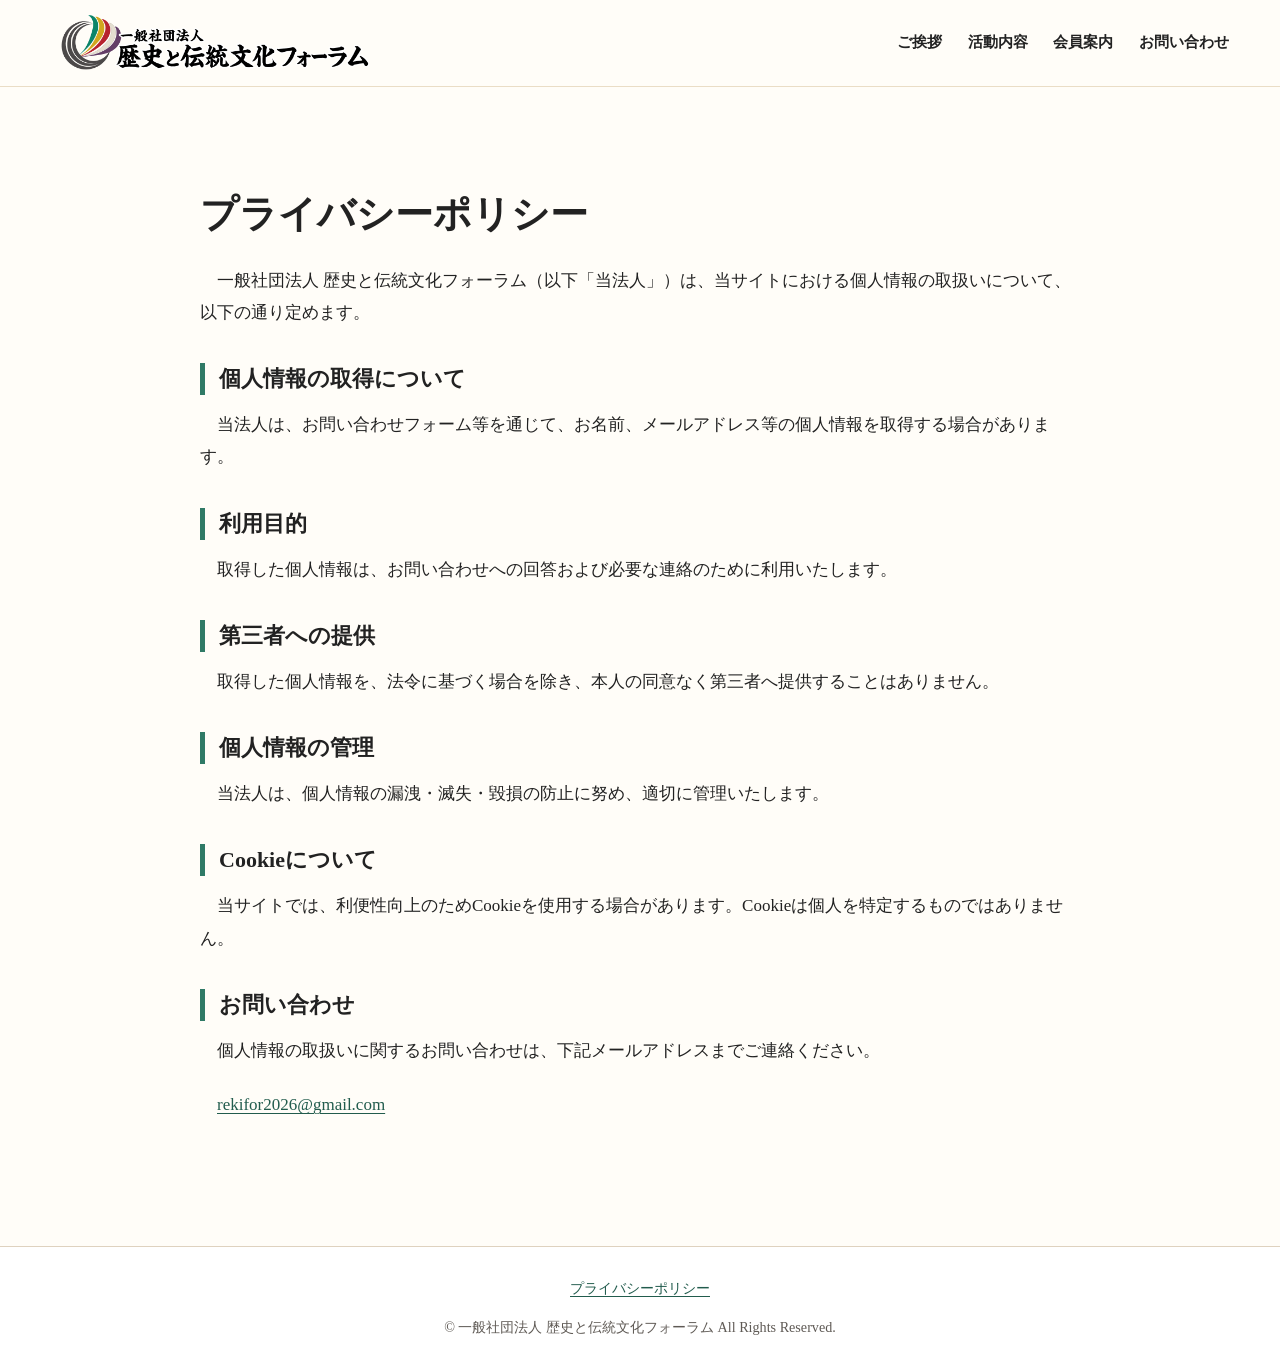
<file: privacy-policy.html>
<!doctype html>
<html lang="ja">
<head>
  <meta charset="utf-8">
  <meta name="viewport" content="width=device-width, initial-scale=1">
  <meta name="format-detection" content="telephone=no">
  <meta name="referrer" content="strict-origin-when-cross-origin">
  <meta http-equiv="Content-Security-Policy" content="default-src 'self'; img-src 'self'; script-src 'self'; style-src 'self'; base-uri 'self'; form-action 'self'; object-src 'none'; frame-ancestors 'none'; upgrade-insecure-requests">
  <meta name="description" content="一般社団法人 歴史と伝統文化フォーラムのプライバシーポリシーです。">
  <title>プライバシーポリシー | 一般社団法人 歴史と伝統文化フォーラム</title>
  <link rel="canonical" href="https://rekifor2026.website/privacy-policy.html">
  <link rel="icon" href="favicon.ico?v=20260730c" sizes="any">
  <link rel="icon" href="favicon-32x32.png?v=20260730c" type="image/png" sizes="32x32">
  <link rel="apple-touch-icon" href="favicon-192x192.png?v=20260730c">
  <link rel="stylesheet" href="assets/css/styles.css?v=20260730">
</head>
<body>
  <header class="site-header">
    <a class="brand" href="index.html#top" aria-label="一般社団法人 歴史と伝統文化フォーラム トップへ">
      <img src="assets/images/logo.png" width="1200" height="240" alt="一般社団法人 歴史と伝統文化フォーラム">
    </a>
    <button class="nav-toggle" type="button" aria-expanded="false" aria-controls="site-nav">
      <span></span>
      <span></span>
      <span></span>
      <span class="sr-only">メニュー</span>
    </button>
    <nav class="site-nav" id="site-nav" aria-label="サイト内メニュー">
      <a href="index.html#greeting">ご挨拶</a>
      <a href="index.html#activities">活動内容</a>
      <a href="index.html#membership">会員案内</a>
      <a href="index.html#contact">お問い合わせ</a>
    </nav>
  </header>

  <main id="top">
    <section class="section">
      <div class="section-inner prose">
        <h1>プライバシーポリシー</h1>
        <p>一般社団法人 歴史と伝統文化フォーラム（以下「当法人」）は、当サイトにおける個人情報の取扱いについて、以下の通り定めます。</p>

        <h3>個人情報の取得について</h3>
        <p>当法人は、お問い合わせフォーム等を通じて、お名前、メールアドレス等の個人情報を取得する場合があります。</p>

        <h3>利用目的</h3>
        <p>取得した個人情報は、お問い合わせへの回答および必要な連絡のために利用いたします。</p>

        <h3>第三者への提供</h3>
        <p>取得した個人情報を、法令に基づく場合を除き、本人の同意なく第三者へ提供することはありません。</p>

        <h3>個人情報の管理</h3>
        <p>当法人は、個人情報の漏洩・滅失・毀損の防止に努め、適切に管理いたします。</p>

        <h3>Cookieについて</h3>
        <p>当サイトでは、利便性向上のためCookieを使用する場合があります。Cookieは個人を特定するものではありません。</p>

        <h3>お問い合わせ</h3>
        <p>個人情報の取扱いに関するお問い合わせは、下記メールアドレスまでご連絡ください。</p>
        <p><a href="mailto:rekifor2026@gmail.com">rekifor2026@gmail.com</a></p>
      </div>
    </section>
  </main>

  <footer class="site-footer">
    <nav class="footer-nav" aria-label="フッターメニュー">
      <a href="privacy-policy.html">プライバシーポリシー</a>
    </nav>
    <p><small>&copy; 一般社団法人 歴史と伝統文化フォーラム All Rights Reserved.</small></p>
  </footer>

  <script src="assets/js/main.js" defer></script>
</body>
</html>
</file>
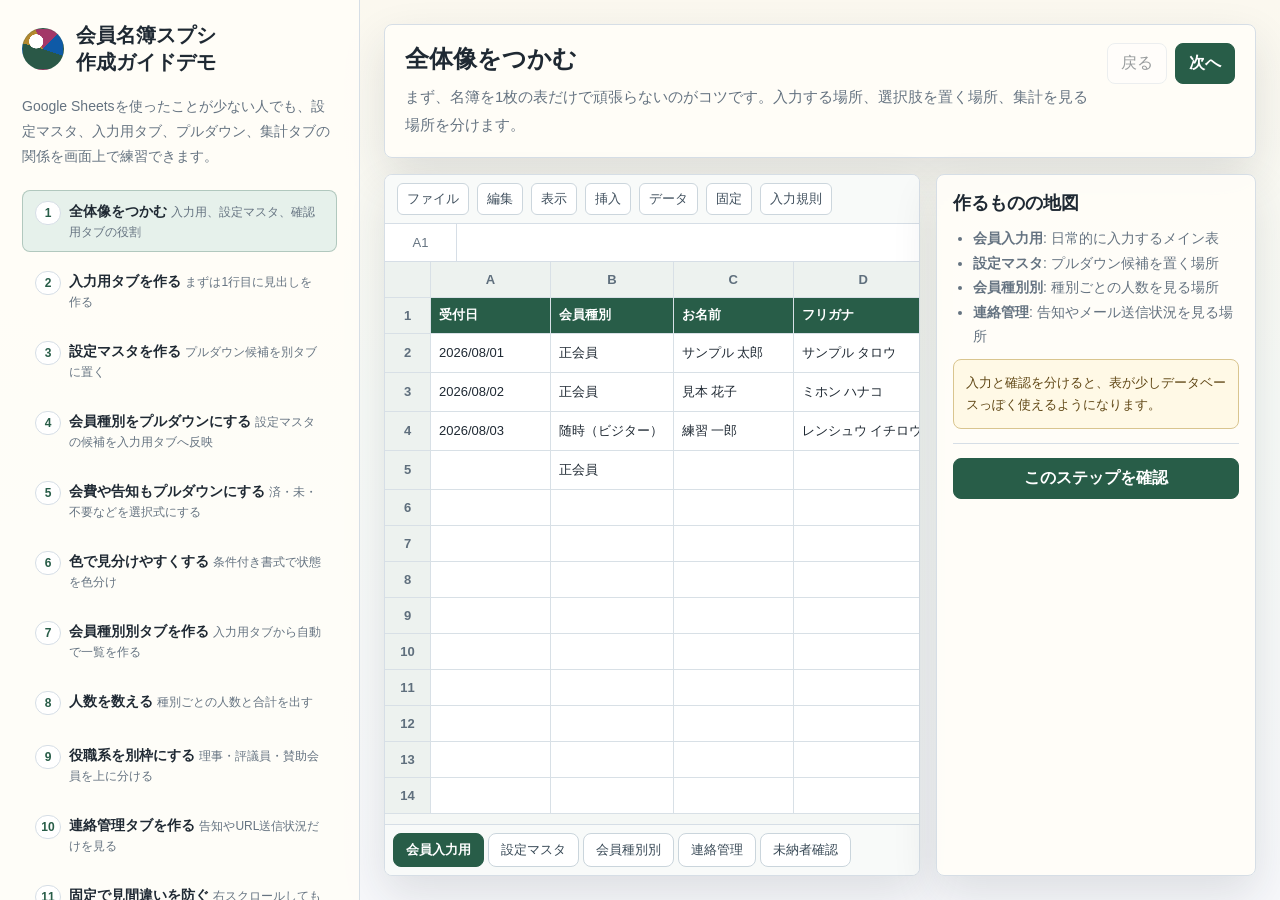
<file: docs/rekifor_member_sheet_creation_demo.html>
<!doctype html>
<html lang="ja">
<head>
  <meta charset="utf-8">
  <meta name="viewport" content="width=device-width, initial-scale=1">
  <title>会員名簿スプレッドシート 作成ガイドデモ</title>
  <style>
    :root {
      color-scheme: light;
      --ink: #1f2933;
      --muted: #657381;
      --line: #d6dee6;
      --soft: #f6f3eb;
      --paper: #fffdf8;
      --green: #285d48;
      --green-2: #e6f1eb;
      --blue: #0e5aa7;
      --blue-2: #e8f1fb;
      --red: #c7352b;
      --red-2: #fdebea;
      --gold: #b4892f;
      --gold-2: #fbf3d5;
      --purple: #5b3f82;
      --purple-2: #efe9f7;
      --shadow: 0 18px 45px rgba(31, 41, 51, .12);
      font-family: -apple-system, BlinkMacSystemFont, "Hiragino Sans", "Yu Gothic", "YuGothic", Meiryo, sans-serif;
    }

    * {
      box-sizing: border-box;
    }

    body {
      margin: 0;
      background: linear-gradient(180deg, #fbf8ef 0%, #f7faf7 45%, #f7f8fb 100%);
      color: var(--ink);
      min-height: 100vh;
    }

    button, select, input {
      font: inherit;
    }

    .app {
      min-height: 100vh;
      display: grid;
      grid-template-columns: 360px 1fr;
    }

    .sidebar {
      background: rgba(255, 253, 248, .94);
      border-right: 1px solid var(--line);
      padding: 22px;
      position: sticky;
      top: 0;
      height: 100vh;
      overflow: auto;
    }

    .brand {
      display: flex;
      gap: 12px;
      align-items: center;
      margin-bottom: 18px;
    }

    .mark {
      width: 42px;
      height: 42px;
      border: 1px solid rgba(40, 93, 72, .24);
      background:
        radial-gradient(circle at 33% 31%, #fff 0 18%, transparent 19%),
        conic-gradient(from 210deg, #2a5847, #2a5847 21%, #b4892f 21% 36%, #a33768 36% 54%, #0e5aa7 54% 72%, #2a5847 72%);
      border-radius: 50%;
    }

    h1 {
      font-size: 20px;
      line-height: 1.35;
      margin: 0;
      letter-spacing: 0;
    }

    .lead {
      color: var(--muted);
      line-height: 1.8;
      font-size: 14px;
      margin: 0 0 20px;
    }

    .steps {
      display: grid;
      gap: 8px;
      margin: 18px 0 22px;
    }

    .stepButton {
      border: 1px solid transparent;
      background: transparent;
      text-align: left;
      padding: 10px 12px;
      border-radius: 8px;
      cursor: pointer;
      display: grid;
      grid-template-columns: 26px 1fr;
      gap: 8px;
      color: var(--ink);
    }

    .stepButton:hover {
      background: #f2f6f3;
    }

    .stepButton.isActive {
      background: var(--green-2);
      border-color: rgba(40, 93, 72, .28);
    }

    .stepNo {
      background: #fff;
      border: 1px solid var(--line);
      border-radius: 999px;
      display: inline-grid;
      place-items: center;
      height: 24px;
      font-size: 12px;
      color: var(--green);
      font-weight: 700;
    }

    .stepTitle {
      font-weight: 700;
      font-size: 14px;
      line-height: 1.5;
    }

    .stepMini {
      color: var(--muted);
      font-size: 12px;
      line-height: 1.5;
      margin-top: 2px;
    }

    .sideNote {
      border: 1px solid #ead9a9;
      background: #fff9e7;
      border-radius: 8px;
      padding: 12px;
      color: #604715;
      font-size: 13px;
      line-height: 1.7;
    }

    .main {
      min-width: 0;
      padding: 24px;
      display: grid;
      grid-template-rows: auto 1fr;
      gap: 16px;
    }

    .lesson {
      background: rgba(255, 253, 248, .96);
      border: 1px solid var(--line);
      box-shadow: var(--shadow);
      border-radius: 8px;
      padding: 18px 20px;
      display: grid;
      grid-template-columns: minmax(280px, 1fr) auto;
      gap: 16px;
      align-items: start;
    }

    .lesson h2 {
      font-size: 24px;
      margin: 0 0 8px;
      line-height: 1.35;
      letter-spacing: 0;
    }

    .lesson p {
      color: var(--muted);
      line-height: 1.85;
      margin: 0;
      font-size: 15px;
    }

    .controls {
      display: flex;
      gap: 8px;
      align-items: center;
      justify-content: flex-end;
      flex-wrap: wrap;
    }

    .btn {
      border: 1px solid var(--line);
      background: #fff;
      border-radius: 8px;
      padding: 9px 13px;
      cursor: pointer;
      color: var(--ink);
      min-height: 40px;
    }

    .btn.primary {
      background: var(--green);
      color: #fff;
      border-color: var(--green);
      font-weight: 700;
    }

    .btn:disabled {
      opacity: .45;
      cursor: default;
    }

    .workspace {
      min-height: 0;
      display: grid;
      grid-template-columns: minmax(0, 1fr) 320px;
      gap: 16px;
    }

    .sheetShell {
      min-width: 0;
      background: #fff;
      border: 1px solid var(--line);
      border-radius: 8px;
      box-shadow: var(--shadow);
      overflow: hidden;
      display: grid;
      grid-template-rows: auto auto 1fr;
    }

    .fakeToolbar {
      display: flex;
      gap: 8px;
      align-items: center;
      min-height: 46px;
      padding: 8px 12px;
      background: #f8faf9;
      border-bottom: 1px solid var(--line);
      overflow-x: auto;
    }

    .toolbarButton {
      border: 1px solid #ccd6dd;
      background: #fff;
      border-radius: 6px;
      padding: 6px 9px;
      color: #40505e;
      white-space: nowrap;
      font-size: 13px;
    }

    .formulaBar {
      display: grid;
      grid-template-columns: 72px 1fr;
      border-bottom: 1px solid var(--line);
      background: #fff;
      min-height: 38px;
    }

    .cellName {
      border-right: 1px solid var(--line);
      display: grid;
      place-items: center;
      color: var(--muted);
      font-size: 13px;
    }

    .formulaText {
      padding: 9px 12px;
      color: #40505e;
      font-family: ui-monospace, SFMono-Regular, Menlo, Consolas, monospace;
      font-size: 13px;
      white-space: nowrap;
      overflow: hidden;
      text-overflow: ellipsis;
    }

    .gridWrap {
      overflow: auto;
      position: relative;
      background: #f4f7f5;
    }

    table.sheet {
      border-collapse: separate;
      border-spacing: 0;
      min-width: 1180px;
      width: max-content;
      background: #fff;
      font-size: 13px;
    }

    .sheet th,
    .sheet td {
      border-right: 1px solid #d8e0e6;
      border-bottom: 1px solid #d8e0e6;
      height: 36px;
      padding: 6px 8px;
      min-width: 118px;
      max-width: 180px;
      white-space: nowrap;
      overflow: hidden;
      text-overflow: ellipsis;
      background: #fff;
    }

    .sheet .corner,
    .sheet .colHead,
    .sheet .rowHead {
      background: #edf2ef;
      color: #5f6f7d;
      font-weight: 600;
      text-align: center;
    }

    .sheet .rowHead {
      min-width: 46px;
      width: 46px;
      position: sticky;
      left: 0;
      z-index: 2;
    }

    .sheet .corner {
      position: sticky;
      left: 0;
      top: 0;
      z-index: 5;
      min-width: 46px;
      width: 46px;
    }

    .sheet thead .colHead {
      position: sticky;
      top: 0;
      z-index: 3;
    }

    .sheet .frozen {
      position: sticky;
      z-index: 4;
      box-shadow: 2px 0 0 rgba(40, 93, 72, .35);
    }

    .sheet thead .frozen {
      z-index: 6;
    }

    .freezeA { left: 46px; }
    .freezeB { left: 164px; }
    .freezeC { left: 282px; }

    .sheet .headerCell {
      background: var(--green);
      color: #fff;
      font-weight: 700;
    }

    .sheet .masterHead {
      background: var(--purple);
      color: #fff;
      font-weight: 700;
    }

    .sheet .summaryHead {
      background: var(--gold-2);
      color: #4a3b16;
      font-weight: 700;
    }

    .highlight {
      outline: 3px solid #f0b429;
      outline-offset: -3px;
      box-shadow: inset 0 0 0 2px #fff;
    }

    .chip {
      display: inline-flex;
      align-items: center;
      gap: 6px;
      border-radius: 999px;
      padding: 3px 10px;
      min-width: 64px;
      justify-content: space-between;
      border: 1px solid rgba(31, 41, 51, .18);
      font-weight: 700;
      color: #111;
    }

    .chip::after {
      content: "▼";
      font-size: 9px;
      opacity: .7;
    }

    .chip.blue { background: #8cc3ff; }
    .chip.red { background: #ff9b95; }
    .chip.green { background: #93d3a4; }
    .chip.yellow { background: #ffe08a; }
    .chip.purple { background: #cab7ef; }

    .tabs {
      display: flex;
      gap: 4px;
      padding: 8px;
      border-top: 1px solid var(--line);
      background: #f8faf9;
      overflow-x: auto;
    }

    .tab {
      border: 1px solid #cad5dc;
      background: #fff;
      padding: 7px 12px;
      border-radius: 8px;
      cursor: pointer;
      white-space: nowrap;
      color: #384956;
      font-size: 13px;
    }

    .tab.isActive {
      background: var(--green);
      color: #fff;
      border-color: var(--green);
      font-weight: 700;
    }

    .panel {
      background: rgba(255, 253, 248, .96);
      border: 1px solid var(--line);
      border-radius: 8px;
      box-shadow: var(--shadow);
      padding: 16px;
      min-width: 0;
      overflow: auto;
    }

    .panel h3 {
      margin: 0 0 10px;
      font-size: 18px;
      line-height: 1.4;
    }

    .panel p,
    .panel li {
      color: var(--muted);
      line-height: 1.75;
      font-size: 14px;
    }

    .panel ul {
      padding-left: 20px;
      margin: 10px 0;
    }

    .practice {
      border-top: 1px solid var(--line);
      margin-top: 14px;
      padding-top: 14px;
      display: grid;
      gap: 10px;
    }

    .practice label {
      display: grid;
      gap: 6px;
      font-size: 13px;
      color: #40505e;
      font-weight: 700;
    }

    .practice select,
    .practice input {
      border: 1px solid #cbd5dc;
      border-radius: 8px;
      padding: 9px 10px;
      background: #fff;
      color: var(--ink);
      min-width: 0;
    }

    .callout {
      border: 1px solid #d9c58f;
      background: #fff9e6;
      border-radius: 8px;
      padding: 12px;
      color: #604715;
      line-height: 1.7;
      font-size: 13px;
    }

    .formula {
      background: #f3f6f8;
      border: 1px solid #d8e0e6;
      border-radius: 8px;
      padding: 10px;
      font-family: ui-monospace, SFMono-Regular, Menlo, Consolas, monospace;
      font-size: 12px;
      line-height: 1.7;
      overflow: auto;
      color: #263745;
    }

    .toast {
      position: fixed;
      right: 20px;
      bottom: 20px;
      background: var(--green);
      color: #fff;
      padding: 12px 14px;
      border-radius: 8px;
      box-shadow: var(--shadow);
      opacity: 0;
      transform: translateY(10px);
      pointer-events: none;
      transition: .2s ease;
      z-index: 10;
    }

    .toast.isOpen {
      opacity: 1;
      transform: translateY(0);
    }

    @media (max-width: 980px) {
      .app {
        grid-template-columns: 1fr;
      }

      .sidebar {
        position: static;
        height: auto;
      }

      .workspace,
      .lesson {
        grid-template-columns: 1fr;
      }

      .controls {
        justify-content: flex-start;
      }
    }
  </style>
</head>
<body>
  <div class="app">
    <aside class="sidebar">
      <div class="brand">
        <div class="mark" aria-hidden="true"></div>
        <h1>会員名簿スプシ<br>作成ガイドデモ</h1>
      </div>
      <p class="lead">Google Sheetsを使ったことが少ない人でも、設定マスタ、入力用タブ、プルダウン、集計タブの関係を画面上で練習できます。</p>
      <div class="steps" id="steps"></div>
      <div class="sideNote">
        このデモは練習用です。実名、住所、メールアドレスは使っていません。実際のスプレッドシートを壊さず、考え方だけ学ぶための画面です。
      </div>
    </aside>

    <main class="main">
      <section class="lesson" aria-live="polite">
        <div>
          <h2 id="lessonTitle"></h2>
          <p id="lessonBody"></p>
        </div>
        <div class="controls">
          <button class="btn" id="prevBtn" type="button">戻る</button>
          <button class="btn primary" id="nextBtn" type="button">次へ</button>
        </div>
      </section>

      <section class="workspace">
        <div class="sheetShell">
          <div class="fakeToolbar">
            <button class="toolbarButton" type="button">ファイル</button>
            <button class="toolbarButton" type="button">編集</button>
            <button class="toolbarButton" type="button">表示</button>
            <button class="toolbarButton" type="button">挿入</button>
            <button class="toolbarButton" type="button">データ</button>
            <button class="toolbarButton" type="button">固定</button>
            <button class="toolbarButton" type="button">入力規則</button>
          </div>
          <div class="formulaBar">
            <div class="cellName" id="cellName">A1</div>
            <div class="formulaText" id="formulaText"></div>
          </div>
          <div class="gridWrap" id="gridWrap">
            <table class="sheet" id="sheetTable"></table>
          </div>
          <div class="tabs" id="tabs"></div>
        </div>

        <aside class="panel">
          <h3 id="panelTitle"></h3>
          <div id="panelBody"></div>
          <div class="practice" id="practice"></div>
        </aside>
      </section>
    </main>
  </div>

  <div class="toast" id="toast"></div>

  <script>
    const columns = ["A","B","C","D","E","F","G","H","I"];
    const tabs = ["会員入力用", "設定マスタ", "会員種別別", "連絡管理", "未納者確認"];
    let currentStep = 0;
    let activeTab = "会員入力用";
    let selectedType = "正会員";
    let selectedPayment = "未";
    let selectedNotice = "送信予定";
    let addedRowName = "";

    const memberRows = [
      ["2026/08/01", "正会員", "サンプル 太郎", "サンプル タロウ", "sample@example.com", "済", "済", "不要", "済"],
      ["2026/08/02", "オンライン, 正会員", "見本 花子", "ミホン ハナコ", "mihon@example.com", "未", "未", "送信予定", "未"],
      ["2026/08/03", "随時（ビジター）", "練習 一郎", "レンシュウ イチロウ", "lesson@example.com", "不要", "不要", "不要", "済"],
      ["", "正会員", "", "", "", "未", "未", "送信予定", "未"]
    ];

    const masterRows = [
      ["会員種別", "会費入金", "メール対応"],
      ["正会員", "済", "済"],
      ["オンライン, 正会員", "未", "未"],
      ["随時（ビジター）", "不要", "不要"],
      ["お試し, 随時（ビジター）", "確認中", "失敗"],
      ["理事", "", "送信予定"],
      ["評議員", "", "再送予定"],
      ["賛助会員", "", ""]
    ];

    const steps = [
      {
        title: "全体像をつかむ",
        mini: "入力用、設定マスタ、確認用タブの役割",
        tab: "会員入力用",
        highlight: ["tab:会員入力用", "tab:設定マスタ", "tab:会員種別別"],
        body: "まず、名簿を1枚の表だけで頑張らないのがコツです。入力する場所、選択肢を置く場所、集計を見る場所を分けます。",
        panel: {
          title: "作るものの地図",
          html: `
            <ul>
              <li><b>会員入力用</b>: 日常的に入力するメイン表</li>
              <li><b>設定マスタ</b>: プルダウン候補を置く場所</li>
              <li><b>会員種別別</b>: 種別ごとの人数を見る場所</li>
              <li><b>連絡管理</b>: 告知やメール送信状況を見る場所</li>
            </ul>
            <div class="callout">入力と確認を分けると、表が少しデータベースっぽく使えるようになります。</div>
          `
        }
      },
      {
        title: "入力用タブを作る",
        mini: "まずは1行目に見出しを作る",
        tab: "会員入力用",
        highlight: ["row:1", "cell:B1", "cell:F1", "cell:I1"],
        body: "1行目には列の名前を入れます。あとでプルダウンや集計を作るため、この見出し名がとても大事です。",
        formula: "見出し例: 受付日 / 会員種別 / お名前 / フリガナ / メールアドレス / 会費入金 / 口座メール済 / 督促 / 8月告知",
        panel: {
          title: "見出しを先に決める",
          html: `
            <p>見出しは、後で数式や確認用タブから参照されます。</p>
            <ul>
              <li>同じ名前の見出しを複数作らない</li>
              <li>あとから変えすぎない</li>
              <li>月別の連絡履歴は「8月告知」のように意味がわかる名前にする</li>
            </ul>
          `
        }
      },
      {
        title: "設定マスタを作る",
        mini: "プルダウン候補を別タブに置く",
        tab: "設定マスタ",
        highlight: ["col:A", "col:B", "col:C"],
        body: "プルダウンの候補を入力用タブに直接散らばらせず、設定マスタにまとめておきます。",
        formula: "設定マスタ!A列 = 会員種別候補 / B列 = 会費候補 / C列 = メール対応候補",
        panel: {
          title: "設定マスタの意味",
          html: `
            <p>設定マスタは、表の裏側にある選択肢リストです。</p>
            <div class="callout">プルダウン候補を一箇所に置くと、後で「選択肢を増やしたい」となった時に管理しやすくなります。</div>
          `
        }
      },
      {
        title: "会員種別をプルダウンにする",
        mini: "設定マスタの候補を入力用タブへ反映",
        tab: "会員入力用",
        highlight: ["col:B", "cell:B2", "cell:B3"],
        body: "会員種別列に、設定マスタの候補を使ったプルダウンを設定します。",
        formula: "データ → データの入力規則 → 範囲: 設定マスタ!A2:A",
        panel: {
          title: "ここが今日の山場",
          html: `
            <p>設定マスタに候補を置き、入力用タブの列へ反映します。</p>
            <ul>
              <li>候補は設定マスタで管理</li>
              <li>入力用タブでは選ぶだけ</li>
              <li>手入力ゆれを減らせる</li>
            </ul>
          `
        },
        practice: "type"
      },
      {
        title: "会費や告知もプルダウンにする",
        mini: "済・未・不要などを選択式にする",
        tab: "会員入力用",
        highlight: ["col:F", "col:G", "col:H", "col:I"],
        body: "会費やメール対応は、自由入力ではなく決まった候補から選ぶ形にします。",
        formula: "会費入金: 設定マスタ!B2:B / メール対応: 設定マスタ!C2:C",
        panel: {
          title: "入力ゆれを防ぐ",
          html: `
            <p>「済」「済み」「送信済み」が混ざると、後で集計できなくなります。</p>
            <div class="callout">プルダウンにすると、集計しやすいきれいな表になります。</div>
          `
        },
        practice: "statuses"
      },
      {
        title: "色で見分けやすくする",
        mini: "条件付き書式で状態を色分け",
        tab: "会員入力用",
        highlight: ["cell:F2", "cell:F3", "cell:I3"],
        body: "プルダウンだけだと見落としやすいので、状態に応じてセルの色を変えます。",
        formula: "条件付き書式: セルの値が「済」なら青、「未」なら赤、「不要」なら緑",
        panel: {
          title: "色は補助輪",
          html: `
            <p>色だけに頼らず、文字も必ず残します。</p>
            <ul>
              <li>済: 青</li>
              <li>未: 赤</li>
              <li>不要: 緑</li>
              <li>送信予定: 紫</li>
            </ul>
          `
        }
      },
      {
        title: "会員種別別タブを作る",
        mini: "入力用タブから自動で一覧を作る",
        tab: "会員種別別",
        highlight: ["cell:A1", "cell:A6", "cell:B7"],
        body: "確認用タブには直接入力せず、入力用タブから自動表示する式を入れます。",
        formula: "=SORT(FILTER({'会員入力用'!B2:B,'会員入力用'!C2:C,'会員入力用'!D2:D},LEN('会員入力用'!C2:C)),1,TRUE,3,TRUE)",
        panel: {
          title: "FILTERとSORTの役割",
          html: `
            <ul>
              <li><b>FILTER</b>: 名前が入っている行だけ抜き出す</li>
              <li><b>SORT</b>: 会員種別順、フリガナ順に並べる</li>
            </ul>
            <div class="callout">確認用タブは、入力用タブの鏡のようなものです。</div>
          `
        }
      },
      {
        title: "人数を数える",
        mini: "種別ごとの人数と合計を出す",
        tab: "会員種別別",
        highlight: ["cell:A6", "cell:B7", "cell:C7"],
        body: "種別ごとの人数はCOUNTIF、合計はCOUNTAの考え方で出します。",
        formula: "COUNTIF = 条件に合う数を数える / COUNTA = 空白ではない名前を数える",
        panel: {
          title: "集計の考え方",
          html: `
            <p>会員種別の一覧を作り、それぞれ何人いるかを数えます。</p>
            <ul>
              <li>正会員が何人か</li>
              <li>オンライン正会員が何人か</li>
              <li>会員さん合計が何人か</li>
            </ul>
          `
        }
      },
      {
        title: "役職系を別枠にする",
        mini: "理事・評議員・賛助会員を上に分ける",
        tab: "会員種別別",
        highlight: ["cell:A1", "cell:A2", "cell:A6"],
        body: "人数が大きく変わらない役職系は、通常の会員さん集計から分けると見やすくなります。",
        formula: "REGEXMATCHで「理事|評議員|賛助会員」を含む行を判定",
        panel: {
          title: "役職系を分ける理由",
          html: `
            <p>通常の会員さん人数と役職・固定枠が混ざると、運営上の数字がわかりにくくなります。</p>
            <div class="callout">上に役職系、下に会員さん集計。この分け方にすると確認が楽になります。</div>
          `
        }
      },
      {
        title: "連絡管理タブを作る",
        mini: "告知やURL送信状況だけを見る",
        tab: "連絡管理",
        highlight: ["row:1", "col:E", "col:I"],
        body: "入力用タブから、メールや告知に必要な列だけを抜き出して表示します。",
        formula: "入力用タブの会員種別・名前・メール・4月URL・6月告知・8月告知などを表示",
        panel: {
          title: "目的別の確認タブ",
          html: `
            <p>全部の列を毎回見る必要はありません。連絡作業用には、連絡に必要な列だけを表示します。</p>
            <ul>
              <li>メールアドレス</li>
              <li>告知済みか</li>
              <li>再送が必要か</li>
            </ul>
          `
        }
      },
      {
        title: "固定で見間違いを防ぐ",
        mini: "右スクロールしても名前を残す",
        tab: "会員入力用",
        highlight: ["col:A", "col:B", "col:C", "col:D"],
        body: "右側の告知列を見ている時に、誰の行かわからなくならないよう、左側の列を固定します。",
        formula: "表示 → 固定 → 4列",
        panel: {
          title: "固定の感覚",
          html: `
            <p>固定線の右側だけが横スクロールします。</p>
            <div class="callout">名簿では、名前を固定しておくと入力ミスがかなり減ります。</div>
          `
        }
      },
      {
        title: "#REF!を理解する",
        mini: "数式が広がれない時のエラー",
        tab: "連絡管理",
        highlight: ["cell:B1", "cell:A1"],
        body: "確認用タブの式は、右や下へ自動で広がります。その先に文字があると#REF!になります。",
        formula: "#REF! = 数式の結果を広げたいのに、広げる先に何かある",
        panel: {
          title: "壊れたのではなく詰まっている",
          html: `
            <p>表示用タブに直接文字を入れると、数式が展開できなくなります。</p>
            <ul>
              <li>表示用タブには直接入力しない</li>
              <li>入力は会員入力用へ戻る</li>
              <li>見出し変更は慎重にする</li>
            </ul>
          `
        }
      }
    ];

    function chip(value) {
      const map = {
        "済": "blue",
        "未": "red",
        "不要": "green",
        "確認中": "yellow",
        "送信予定": "purple",
        "再送予定": "purple",
        "失敗": "red"
      };
      if (!map[value]) return escapeHtml(value);
      return `<span class="chip ${map[value]}">${escapeHtml(value)}</span>`;
    }

    function escapeHtml(value) {
      return String(value ?? "").replace(/[&<>"']/g, (char) => ({
        "&": "&amp;",
        "<": "&lt;",
        ">": "&gt;",
        '"': "&quot;",
        "'": "&#039;"
      }[char]));
    }

    function cellKey(row, col) {
      return `cell:${columns[col - 1]}${row}`;
    }

    function shouldHighlight(row, col, value) {
      const step = steps[currentStep];
      if (!step.highlight) return false;
      const colName = columns[col - 1];
      return step.highlight.includes(cellKey(row, col)) ||
        step.highlight.includes(`row:${row}`) ||
        step.highlight.includes(`col:${colName}`) ||
        step.highlight.includes(`tab:${value}`);
    }

    function dataForTab(tab) {
      if (tab === "設定マスタ") {
        return masterRows;
      }

      if (tab === "会員種別別") {
        const normalRows = rowsWithPractice().filter((row) => row[2] && !/理事|評議員|賛助会員/.test(row[1]));
        const counts = {};
        normalRows.forEach((row) => { counts[row[1]] = (counts[row[1]] || 0) + 1; });
        return [
          ["役職・固定枠", "", ""],
          ["会員種別", "お名前", "フリガナ"],
          ["理事", "役職 サンプル", ""],
          ["評議員", "評議員 サンプル", ""],
          ["賛助会員", "賛助 サンプル", ""],
          ["会員さん集計", "", ""],
          ["会員種別", "人数", "会員さん合計"],
          ...Object.keys(counts).sort().map((type, index) => [type, String(counts[type]), index === 0 ? String(normalRows.length) : ""]),
          ["", "", ""],
          ["会員さん一覧（種別別）", "", ""],
          ["会員種別", "お名前", "フリガナ"],
          ...normalRows.sort((a, b) => `${a[1]}${a[3]}`.localeCompare(`${b[1]}${b[3]}`, "ja")).map((row) => [row[1], row[2], row[3]])
        ];
      }

      if (tab === "連絡管理") {
        return [
          ["会員種別", "お名前", "メールアドレス", "4月 URL送信", "6月告知", "8月告知"],
          ...rowsWithPractice().filter((row) => row[2]).map((row) => [row[1], row[2], row[4], "不要", row[6], row[8]])
        ];
      }

      if (tab === "未納者確認") {
        return [
          ["会員種別", "お名前", "会費入金", "督促"],
          ...rowsWithPractice().filter((row) => row[2] && row[5] === "未").map((row) => [row[1], row[2], row[5], row[7]])
        ];
      }

      return [
        ["受付日", "会員種別", "お名前", "フリガナ", "メールアドレス", "会費入金", "口座メール済", "督促", "8月告知"],
        ...rowsWithPractice()
      ];
    }

    function rowsWithPractice() {
      const rows = memberRows.map((row) => [...row]);
      rows[1][1] = selectedType;
      rows[1][5] = selectedPayment;
      rows[1][8] = selectedNotice;
      if (addedRowName.trim()) {
        rows[3] = ["2026/08/10", selectedType, addedRowName.trim(), "ツイカ サンプル", "new@example.com", selectedPayment, "未", "送信予定", selectedNotice];
      }
      return rows;
    }

    function renderSteps() {
      const root = document.querySelector("#steps");
      root.innerHTML = steps.map((step, index) => `
        <button class="stepButton ${index === currentStep ? "isActive" : ""}" type="button" data-step="${index}">
          <span class="stepNo">${index + 1}</span>
          <span>
            <span class="stepTitle">${escapeHtml(step.title)}</span>
            <span class="stepMini">${escapeHtml(step.mini)}</span>
          </span>
        </button>
      `).join("");
      root.querySelectorAll("[data-step]").forEach((button) => {
        button.addEventListener("click", () => {
          currentStep = Number(button.dataset.step);
          activeTab = steps[currentStep].tab;
          render();
        });
      });
    }

    function renderTabs() {
      const root = document.querySelector("#tabs");
      root.innerHTML = tabs.map((tab) => `
        <button class="tab ${tab === activeTab ? "isActive" : ""} ${shouldHighlight(0, 0, `tab:${tab}`) ? "highlight" : ""}" type="button" data-tab="${escapeHtml(tab)}">${escapeHtml(tab)}</button>
      `).join("");
      root.querySelectorAll("[data-tab]").forEach((button) => {
        button.addEventListener("click", () => {
          activeTab = button.dataset.tab;
          render();
        });
      });
    }

    function renderSheet() {
      const data = dataForTab(activeTab);
      const table = document.querySelector("#sheetTable");
      const maxCols = Math.max(9, ...data.map((row) => row.length));
      const colHeads = Array.from({ length: maxCols }, (_, index) => columns[index] || String(index + 1));
      const bodyRows = Array.from({ length: Math.max(14, data.length) }, (_, index) => data[index] || []);

      table.innerHTML = `
        <thead>
          <tr>
            <th class="corner"></th>
            ${colHeads.map((name, index) => `<th class="colHead ${index < 4 && activeTab === "会員入力用" ? `frozen freeze${name}` : ""} ${shouldHighlight(0, index + 1, "") ? "highlight" : ""}">${escapeHtml(name)}</th>`).join("")}
          </tr>
        </thead>
        <tbody>
          ${bodyRows.map((row, rowIndex) => `
            <tr>
              <th class="rowHead">${rowIndex + 1}</th>
              ${colHeads.map((_, colIndex) => {
                const value = row[colIndex] || "";
                const isHeader = rowIndex === 0 || (activeTab !== "会員入力用" && /固定枠|集計|一覧/.test(row[0] || ""));
                const isSubHeader = activeTab !== "会員入力用" && (rowIndex === 1 || rowIndex === 6 || rowIndex === 11);
                const frozenClass = colIndex < 4 && activeTab === "会員入力用" ? `frozen freeze${columns[colIndex]}` : "";
                const headerClass = activeTab === "設定マスタ" && rowIndex === 0 ? "masterHead" : isHeader ? "headerCell" : isSubHeader ? "summaryHead" : "";
                const content = ["会費入金", "口座メール済", "督促", "8月告知"].includes(data[0]?.[colIndex]) && rowIndex > 0 ? chip(value) : escapeHtml(value);
                return `<td class="${frozenClass} ${headerClass} ${shouldHighlight(rowIndex + 1, colIndex + 1, value) ? "highlight" : ""}">${content}</td>`;
              }).join("")}
            </tr>
          `).join("")}
        </tbody>
      `;
    }

    function renderLesson() {
      const step = steps[currentStep];
      document.querySelector("#lessonTitle").textContent = step.title;
      document.querySelector("#lessonBody").textContent = step.body;
      document.querySelector("#formulaText").textContent = step.formula || "";
      document.querySelector("#cellName").textContent = step.highlight?.find((item) => item.startsWith("cell:"))?.replace("cell:", "") || "A1";
      document.querySelector("#prevBtn").disabled = currentStep === 0;
      document.querySelector("#nextBtn").textContent = currentStep === steps.length - 1 ? "最初へ" : "次へ";
    }

    function renderPanel() {
      const step = steps[currentStep];
      document.querySelector("#panelTitle").textContent = step.panel.title;
      document.querySelector("#panelBody").innerHTML = `
        ${step.panel.html}
        ${step.formula ? `<div class="formula">${escapeHtml(step.formula)}</div>` : ""}
      `;

      const practice = document.querySelector("#practice");
      if (step.practice === "type") {
        practice.innerHTML = `
          <label>練習: 2行目の会員種別を変える
            <select id="typeSelect">
              ${masterRows.slice(1).map((row) => `<option ${row[0] === selectedType ? "selected" : ""}>${escapeHtml(row[0])}</option>`).join("")}
            </select>
          </label>
          <label>練習: 新しい会員名を入れる
            <input id="nameInput" value="${escapeHtml(addedRowName)}" placeholder="追加 サンプル">
          </label>
          <button class="btn primary" id="applyPractice" type="button">表に反映</button>
        `;
        practice.querySelector("#applyPractice").addEventListener("click", () => {
          selectedType = practice.querySelector("#typeSelect").value;
          addedRowName = practice.querySelector("#nameInput").value;
          toast("入力用タブと集計タブに反映されました");
          render();
        });
        return;
      }

      if (step.practice === "statuses") {
        practice.innerHTML = `
          <label>練習: 会費入金を選ぶ
            <select id="paymentSelect">
              ${["済", "未", "不要", "確認中"].map((value) => `<option ${value === selectedPayment ? "selected" : ""}>${value}</option>`).join("")}
            </select>
          </label>
          <label>練習: 8月告知を選ぶ
            <select id="noticeSelect">
              ${["済", "未", "不要", "送信予定", "再送予定", "失敗"].map((value) => `<option ${value === selectedNotice ? "selected" : ""}>${value}</option>`).join("")}
            </select>
          </label>
          <button class="btn primary" id="applyStatus" type="button">色付きで反映</button>
        `;
        practice.querySelector("#applyStatus").addEventListener("click", () => {
          selectedPayment = practice.querySelector("#paymentSelect").value;
          selectedNotice = practice.querySelector("#noticeSelect").value;
          toast("プルダウン状態と色が変わりました");
          render();
        });
        return;
      }

      practice.innerHTML = `
        <button class="btn primary" type="button" id="tryStep">このステップを確認</button>
      `;
      practice.querySelector("#tryStep").addEventListener("click", () => toast("黄色の枠を見ながら確認してください"));
    }

    function toast(message) {
      const node = document.querySelector("#toast");
      node.textContent = message;
      node.classList.add("isOpen");
      window.setTimeout(() => node.classList.remove("isOpen"), 1800);
    }

    function render() {
      renderSteps();
      renderTabs();
      renderSheet();
      renderLesson();
      renderPanel();
    }

    document.querySelector("#prevBtn").addEventListener("click", () => {
      currentStep = Math.max(0, currentStep - 1);
      activeTab = steps[currentStep].tab;
      render();
    });

    document.querySelector("#nextBtn").addEventListener("click", () => {
      currentStep = currentStep === steps.length - 1 ? 0 : currentStep + 1;
      activeTab = steps[currentStep].tab;
      render();
    });

    render();
  </script>
</body>
</html>
</file>
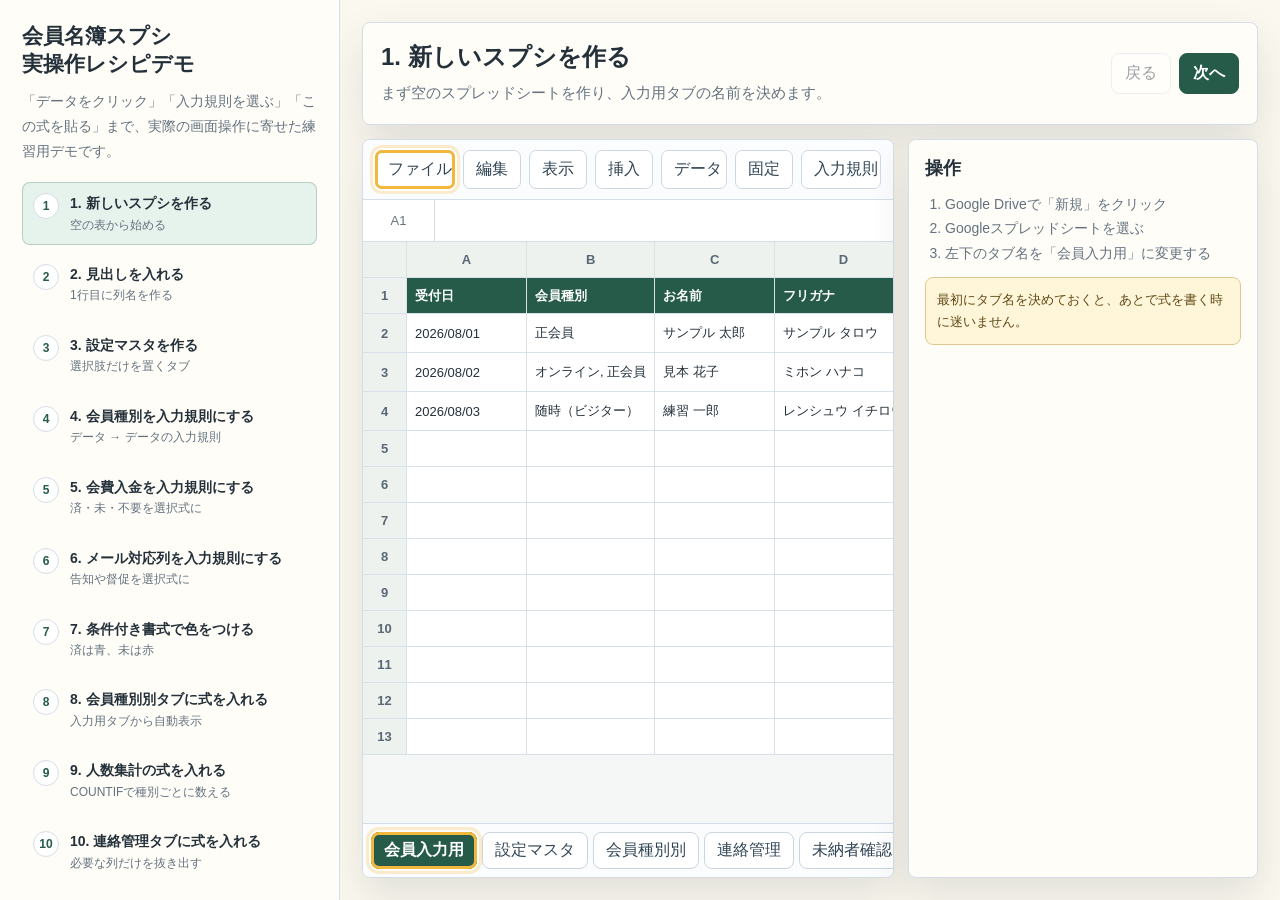
<file: docs/rekifor_member_sheet_recipe_demo.html>
<!doctype html>
<html lang="ja">
<head>
  <meta charset="utf-8">
  <meta name="viewport" content="width=device-width, initial-scale=1">
  <title>会員名簿スプレッドシート 実操作レシピデモ</title>
  <style>
    :root {
      --ink: #24303a;
      --muted: #64727f;
      --line: #d5dee7;
      --paper: #fffdf8;
      --sheet: #ffffff;
      --soft: #f6f8fa;
      --green: #255b48;
      --green-soft: #e6f2ec;
      --blue: #0e5aa7;
      --blue-soft: #e8f2ff;
      --gold: #b4892f;
      --gold-soft: #fff6d9;
      --red: #c7352b;
      --red-soft: #fdebea;
      --purple: #5b3f82;
      --purple-soft: #f1eaf8;
      --shadow: 0 18px 42px rgba(36, 48, 58, .12);
      font-family: -apple-system, BlinkMacSystemFont, "Hiragino Sans", "Yu Gothic", "YuGothic", Meiryo, sans-serif;
    }

    * { box-sizing: border-box; }

    body {
      margin: 0;
      color: var(--ink);
      background: #fbf8ef;
      min-height: 100vh;
    }

    button, input, textarea {
      font: inherit;
    }

    .page {
      min-height: 100vh;
      display: grid;
      grid-template-columns: 340px 1fr;
    }

    .side {
      background: rgba(255, 253, 248, .96);
      border-right: 1px solid var(--line);
      padding: 22px;
      position: sticky;
      top: 0;
      height: 100vh;
      overflow: auto;
    }

    .side h1 {
      font-size: 21px;
      line-height: 1.35;
      margin: 0 0 10px;
      letter-spacing: 0;
    }

    .side p {
      color: var(--muted);
      line-height: 1.8;
      font-size: 14px;
      margin: 0 0 18px;
    }

    .recipeList {
      display: grid;
      gap: 8px;
    }

    .recipeButton {
      display: grid;
      grid-template-columns: 28px 1fr;
      gap: 9px;
      border: 1px solid transparent;
      background: transparent;
      border-radius: 8px;
      padding: 10px;
      cursor: pointer;
      text-align: left;
      color: var(--ink);
    }

    .recipeButton:hover { background: #f3f7f4; }
    .recipeButton.isActive {
      border-color: rgba(37, 91, 72, .24);
      background: var(--green-soft);
    }

    .recipeNo {
      width: 26px;
      height: 26px;
      border-radius: 999px;
      background: #fff;
      border: 1px solid var(--line);
      display: grid;
      place-items: center;
      color: var(--green);
      font-weight: 800;
      font-size: 12px;
    }

    .recipeTitle {
      display: block;
      font-weight: 800;
      line-height: 1.45;
      font-size: 14px;
    }

    .recipeSub {
      display: block;
      color: var(--muted);
      font-size: 12px;
      line-height: 1.55;
      margin-top: 2px;
    }

    .note {
      margin-top: 16px;
      border: 1px solid #e5cf96;
      background: var(--gold-soft);
      border-radius: 8px;
      padding: 12px;
      color: #664d14;
      font-size: 13px;
      line-height: 1.75;
    }

    .main {
      min-width: 0;
      padding: 22px;
      display: grid;
      grid-template-rows: auto 1fr;
      gap: 14px;
    }

    .lesson {
      background: var(--paper);
      border: 1px solid var(--line);
      border-radius: 8px;
      box-shadow: var(--shadow);
      padding: 18px;
      display: grid;
      grid-template-columns: minmax(0, 1fr) auto;
      gap: 12px;
      align-items: center;
    }

    .lesson h2 {
      margin: 0 0 6px;
      font-size: 24px;
      line-height: 1.35;
      letter-spacing: 0;
    }

    .lesson p {
      margin: 0;
      color: var(--muted);
      line-height: 1.8;
      font-size: 15px;
    }

    .nav {
      display: flex;
      gap: 8px;
      flex-wrap: wrap;
      justify-content: flex-end;
    }

    .btn {
      min-height: 40px;
      border: 1px solid var(--line);
      background: #fff;
      border-radius: 8px;
      padding: 9px 13px;
      cursor: pointer;
      color: var(--ink);
    }

    .btn.primary {
      background: var(--green);
      border-color: var(--green);
      color: #fff;
      font-weight: 800;
    }

    .btn:disabled {
      opacity: .45;
      cursor: default;
    }

    .work {
      min-width: 0;
      display: grid;
      grid-template-columns: minmax(0, 1fr) 350px;
      gap: 14px;
    }

    .sheetApp {
      min-width: 0;
      border: 1px solid var(--line);
      border-radius: 8px;
      background: #fff;
      box-shadow: var(--shadow);
      overflow: hidden;
      display: grid;
      grid-template-rows: auto auto 1fr auto;
    }

    .menuBar {
      display: flex;
      gap: 8px;
      align-items: center;
      padding: 10px 12px;
      border-bottom: 1px solid var(--line);
      background: #fbfcfd;
      overflow-x: auto;
    }

    .menuBtn {
      border: 1px solid #cdd8e2;
      background: #fff;
      border-radius: 7px;
      padding: 8px 12px;
      min-width: 58px;
      text-align: center;
      color: #304454;
      white-space: nowrap;
      position: relative;
    }

    .menuBtn.isHot,
    .formulaBox.isHot,
    .tab.isHot,
    .cell.isHot,
    .colHead.isHot {
      outline: 3px solid #f1b83d;
      outline-offset: -3px;
      box-shadow: 0 0 0 2px rgba(255, 255, 255, .95), 0 0 0 5px rgba(241, 184, 61, .26);
      z-index: 20;
    }

    .dropdownMenu {
      position: absolute;
      top: calc(100% + 6px);
      left: 0;
      width: 230px;
      background: #fff;
      border: 1px solid var(--line);
      border-radius: 8px;
      box-shadow: var(--shadow);
      padding: 8px;
      z-index: 30;
      display: none;
      text-align: left;
    }

    .dropdownMenu.isOpen { display: block; }

    .dropdownItem {
      padding: 8px 9px;
      border-radius: 6px;
      color: #304454;
      display: flex;
      justify-content: space-between;
      gap: 8px;
      font-size: 13px;
    }

    .dropdownItem.isTarget {
      background: var(--gold-soft);
      font-weight: 800;
      color: #65490e;
    }

    .subToolbar {
      display: grid;
      grid-template-columns: 72px 1fr;
      min-height: 42px;
      border-bottom: 1px solid var(--line);
      background: #fff;
    }

    .nameBox {
      display: grid;
      place-items: center;
      border-right: 1px solid var(--line);
      color: var(--muted);
      font-size: 13px;
    }

    .formulaBox {
      padding: 9px 11px;
      white-space: nowrap;
      overflow: hidden;
      text-overflow: ellipsis;
      font-family: ui-monospace, SFMono-Regular, Menlo, Consolas, monospace;
      font-size: 13px;
      color: #334756;
    }

    .grid {
      overflow: auto;
      background: #f4f7f5;
      position: relative;
    }

    table {
      border-collapse: separate;
      border-spacing: 0;
      background: #fff;
      min-width: 1080px;
      width: max-content;
      font-size: 13px;
    }

    th, td {
      border-right: 1px solid #d9e1e8;
      border-bottom: 1px solid #d9e1e8;
      min-width: 120px;
      max-width: 180px;
      height: 36px;
      padding: 6px 8px;
      white-space: nowrap;
      overflow: hidden;
      text-overflow: ellipsis;
      background: #fff;
    }

    .corner,
    .rowHead,
    .colHead {
      background: #edf2ef;
      color: #5a6875;
      text-align: center;
      font-weight: 700;
    }

    .rowHead,
    .corner {
      min-width: 44px;
      width: 44px;
      position: sticky;
      left: 0;
      z-index: 3;
    }

    .corner {
      z-index: 6;
      top: 0;
    }

    thead th {
      position: sticky;
      top: 0;
      z-index: 4;
    }

    .headerCell {
      background: var(--green);
      color: #fff;
      font-weight: 800;
    }

    .masterHead {
      background: var(--purple);
      color: #fff;
      font-weight: 800;
    }

    .resultHead {
      background: var(--green-soft);
      font-weight: 800;
      color: #163d2f;
    }

    .chip {
      border-radius: 999px;
      display: inline-flex;
      gap: 8px;
      align-items: center;
      justify-content: space-between;
      min-width: 68px;
      padding: 3px 10px;
      border: 1px solid rgba(36, 48, 58, .2);
      font-weight: 800;
      color: #111;
    }

    .chip::after {
      content: "▼";
      font-size: 9px;
      color: rgba(0, 0, 0, .65);
    }

    .blue { background: #8fc6ff; }
    .red { background: #ffaaa3; }
    .green { background: #98d7a7; }
    .yellow { background: #ffe18d; }
    .purple { background: #cab7ef; }

    .tabs {
      display: flex;
      gap: 5px;
      padding: 8px;
      border-top: 1px solid var(--line);
      background: #fbfcfd;
      overflow-x: auto;
    }

    .tab {
      border: 1px solid #cad6df;
      border-radius: 8px;
      background: #fff;
      color: #304454;
      padding: 7px 12px;
      white-space: nowrap;
    }

    .tab.active {
      background: var(--green);
      color: #fff;
      border-color: var(--green);
      font-weight: 800;
    }

    .guide {
      background: var(--paper);
      border: 1px solid var(--line);
      box-shadow: var(--shadow);
      border-radius: 8px;
      padding: 16px;
      min-width: 0;
      overflow: auto;
    }

    .guide h3 {
      margin: 0 0 10px;
      font-size: 18px;
      line-height: 1.4;
    }

    .guide p,
    .guide li {
      color: var(--muted);
      line-height: 1.75;
      font-size: 14px;
    }

    .guide ol,
    .guide ul {
      padding-left: 20px;
      margin: 8px 0 12px;
    }

    .code {
      border: 1px solid #ccd8e2;
      background: #f6f8fa;
      border-radius: 8px;
      padding: 10px;
      font-family: ui-monospace, SFMono-Regular, Menlo, Consolas, monospace;
      color: #263745;
      font-size: 12px;
      line-height: 1.65;
      overflow: auto;
      white-space: pre-wrap;
      overflow-wrap: anywhere;
    }

    .copyRow {
      display: grid;
      gap: 8px;
      margin: 12px 0;
    }

    .copyRow textarea {
      border: 1px solid #ccd8e2;
      background: #fff;
      border-radius: 8px;
      min-height: 74px;
      padding: 10px;
      resize: vertical;
      color: #263745;
      font-family: ui-monospace, SFMono-Regular, Menlo, Consolas, monospace;
      font-size: 12px;
      line-height: 1.6;
    }

    .callout {
      border: 1px solid #dec892;
      background: var(--gold-soft);
      color: #604816;
      border-radius: 8px;
      padding: 11px;
      line-height: 1.7;
      font-size: 13px;
      margin-top: 10px;
    }

    .toast {
      position: fixed;
      right: 20px;
      bottom: 20px;
      padding: 12px 14px;
      border-radius: 8px;
      background: var(--green);
      color: #fff;
      box-shadow: var(--shadow);
      opacity: 0;
      transform: translateY(10px);
      transition: .2s ease;
      pointer-events: none;
      z-index: 50;
    }

    .toast.show {
      opacity: 1;
      transform: translateY(0);
    }

    @media (max-width: 1000px) {
      .page,
      .work,
      .lesson {
        grid-template-columns: 1fr;
      }

      .side {
        position: static;
        height: auto;
      }

      .nav {
        justify-content: flex-start;
      }
    }
  </style>
</head>
<body>
  <div class="page">
    <aside class="side">
      <h1>会員名簿スプシ<br>実操作レシピデモ</h1>
      <p>「データをクリック」「入力規則を選ぶ」「この式を貼る」まで、実際の画面操作に寄せた練習用デモです。</p>
      <div class="recipeList" id="recipeList"></div>
      <div class="note">このデモは架空データです。実際のスプレッドシートでは、まずコピーで練習してから本番に反映するのが安全です。</div>
    </aside>

    <main class="main">
      <section class="lesson">
        <div>
          <h2 id="title"></h2>
          <p id="summary"></p>
        </div>
        <div class="nav">
          <button class="btn" id="prev" type="button">戻る</button>
          <button class="btn primary" id="next" type="button">次へ</button>
        </div>
      </section>

      <section class="work">
        <div class="sheetApp">
          <div class="menuBar" id="menuBar">
            <button class="menuBtn" data-menu="ファイル" type="button">ファイル</button>
            <button class="menuBtn" data-menu="編集" type="button">編集</button>
            <button class="menuBtn" data-menu="表示" type="button">表示</button>
            <button class="menuBtn" data-menu="挿入" type="button">挿入</button>
            <button class="menuBtn" data-menu="データ" type="button">データ
              <span class="dropdownMenu" id="dataDropdown">
                <span class="dropdownItem">並べ替え</span>
                <span class="dropdownItem">フィルタを作成</span>
                <span class="dropdownItem isTarget">データの入力規則 <span>ここ</span></span>
                <span class="dropdownItem">名前付き範囲</span>
              </span>
            </button>
            <button class="menuBtn" data-menu="固定" type="button">固定
              <span class="dropdownMenu" id="freezeDropdown">
                <span class="dropdownItem">行なし</span>
                <span class="dropdownItem">1行</span>
                <span class="dropdownItem isTarget">4列 <span>ここ</span></span>
              </span>
            </button>
            <button class="menuBtn" data-menu="入力規則" type="button">入力規則</button>
          </div>

          <div class="subToolbar">
            <div class="nameBox" id="cellName">B2</div>
            <div class="formulaBox" id="formulaBox"></div>
          </div>

          <div class="grid">
            <table id="sheet"></table>
          </div>

          <div class="tabs" id="tabs"></div>
        </div>

        <aside class="guide">
          <h3 id="guideTitle"></h3>
          <div id="guideBody"></div>
        </aside>
      </section>
    </main>
  </div>

  <div class="toast" id="toast">コピーしました</div>

  <script>
    const tabs = ["会員入力用", "設定マスタ", "会員種別別", "連絡管理", "未納者確認"];
    const letters = ["A", "B", "C", "D", "E", "F", "G", "H", "I"];
    let activeRecipe = 0;
    let activeTab = "会員入力用";

    const recipes = [
      {
        title: "1. 新しいスプシを作る",
        sub: "空の表から始める",
        tab: "会員入力用",
        hot: ["menu:ファイル", "tab:会員入力用"],
        cell: "A1",
        formula: "",
        summary: "まず空のスプレッドシートを作り、入力用タブの名前を決めます。",
        guide: {
          title: "操作",
          body: `
            <ol>
              <li>Google Driveで「新規」をクリック</li>
              <li>Googleスプレッドシートを選ぶ</li>
              <li>左下のタブ名を「会員入力用」に変更する</li>
            </ol>
            <div class="callout">最初にタブ名を決めておくと、あとで式を書く時に迷いません。</div>
          `
        }
      },
      {
        title: "2. 見出しを入れる",
        sub: "1行目に列名を作る",
        tab: "会員入力用",
        hot: ["row:1", "cell:A1", "cell:I1"],
        cell: "A1",
        formula: "受付日 / 会員種別 / お名前 / フリガナ / メールアドレス / 会費入金 / 口座メール済 / 督促 / 8月告知",
        summary: "1行目に見出しを入れます。ここが表の骨組みです。",
        guide: {
          title: "入力する見出し",
          body: `
            <p>1行目にこの順番で入れます。</p>
            <div class="copyRow">
              <textarea readonly>受付日	会員種別	お名前	フリガナ	メールアドレス	会費入金	口座メール済	督促	8月告知</textarea>
              <button class="btn primary" data-copy="受付日	会員種別	お名前	フリガナ	メールアドレス	会費入金	口座メール済	督促	8月告知" type="button">見出しをコピー</button>
            </div>
            <div class="callout">このままA1に貼ると、横方向に見出しが入ります。</div>
          `
        }
      },
      {
        title: "3. 設定マスタを作る",
        sub: "選択肢だけを置くタブ",
        tab: "設定マスタ",
        hot: ["tab:設定マスタ", "col:A", "col:B", "col:C"],
        cell: "A1",
        formula: "会員種別 / 会費入金 / メール対応",
        summary: "プルダウン候補を別タブにまとめます。",
        guide: {
          title: "設定マスタに貼る内容",
          body: `
            <p>設定マスタのA1から貼ります。</p>
            <div class="copyRow">
              <textarea readonly>会員種別	会費入金	メール対応
正会員	済	済
オンライン, 正会員	未	未
随時（ビジター）	不要	不要
お試し, 随時（ビジター）	確認中	失敗
理事		送信予定
評議員		再送予定
賛助会員		</textarea>
              <button class="btn primary" data-copy="会員種別	会費入金	メール対応
正会員	済	済
オンライン, 正会員	未	未
随時（ビジター）	不要	不要
お試し, 随時（ビジター）	確認中	失敗
理事		送信予定
評議員		再送予定
賛助会員		" type="button">設定マスタをコピー</button>
            </div>
            <div class="callout">ここが「プルダウン候補の倉庫」です。</div>
          `
        }
      },
      {
        title: "4. 会員種別を入力規則にする",
        sub: "データ → データの入力規則",
        tab: "会員入力用",
        hot: ["menu:データ", "cell:B2", "col:B"],
        dropdown: "data",
        cell: "B2",
        formula: "範囲に適用: B2:B / 条件: プルダウン範囲 / 候補: 設定マスタ!A2:A",
        summary: "会員種別列に、設定マスタの候補から選べるプルダウンを設定します。",
        guide: {
          title: "クリックする場所",
          body: `
            <ol>
              <li>会員入力用のB列、またはB2:Bを選択</li>
              <li>上メニューの「データ」をクリック</li>
              <li>「データの入力規則」を選ぶ</li>
              <li>候補範囲に <code>設定マスタ!A2:A</code> を指定</li>
            </ol>
            <div class="code">範囲に適用: B2:B
条件: プルダウン範囲
候補範囲: 設定マスタ!A2:A</div>
          `
        }
      },
      {
        title: "5. 会費入金を入力規則にする",
        sub: "済・未・不要を選択式に",
        tab: "会員入力用",
        hot: ["menu:データ", "cell:F2", "col:F"],
        dropdown: "data",
        cell: "F2",
        formula: "範囲に適用: F2:F / 候補: 設定マスタ!B2:B",
        summary: "会費入金列も、設定マスタから選べるようにします。",
        guide: {
          title: "設定内容",
          body: `
            <ol>
              <li>F列の会費入金を選択</li>
              <li>データ → データの入力規則</li>
              <li>候補範囲に <code>設定マスタ!B2:B</code> を指定</li>
            </ol>
            <div class="code">範囲に適用: F2:F
候補範囲: 設定マスタ!B2:B</div>
          `
        }
      },
      {
        title: "6. メール対応列を入力規則にする",
        sub: "告知や督促を選択式に",
        tab: "会員入力用",
        hot: ["menu:データ", "cell:G2", "cell:H2", "cell:I2"],
        dropdown: "data",
        cell: "G2:I2",
        formula: "範囲に適用: G2:I / 候補: 設定マスタ!C2:C",
        summary: "口座メール済、督促、8月告知などを同じ候補で管理します。",
        guide: {
          title: "まとめて設定",
          body: `
            <ol>
              <li>G2:I のようにメール対応列を選択</li>
              <li>データ → データの入力規則</li>
              <li>候補範囲に <code>設定マスタ!C2:C</code> を指定</li>
            </ol>
            <div class="callout">列ごとに同じ候補を使うと、後で集計しやすくなります。</div>
          `
        }
      },
      {
        title: "7. 条件付き書式で色をつける",
        sub: "済は青、未は赤",
        tab: "会員入力用",
        hot: ["menu:表示", "cell:F2", "cell:F3", "cell:I3"],
        cell: "F2:I",
        formula: "表示形式 → 条件付き書式 / テキストが完全一致: 済、未、不要",
        summary: "状態ごとに色をつけ、ひと目でわかるようにします。",
        guide: {
          title: "色分けルール",
          body: `
            <ul>
              <li>済: 青</li>
              <li>未: 赤</li>
              <li>不要: 緑</li>
              <li>送信予定: 紫</li>
            </ul>
            <div class="code">範囲: F2:I
条件: テキストが完全一致
値: 済
色: 青</div>
          `
        }
      },
      {
        title: "8. 会員種別別タブに式を入れる",
        sub: "入力用タブから自動表示",
        tab: "会員種別別",
        hot: ["cell:A1", "tab:会員種別別"],
        cell: "A1",
        formula: "=SORT(FILTER({'会員入力用'!B2:B,'会員入力用'!C2:C,'会員入力用'!D2:D},LEN('会員入力用'!C2:C)),1,TRUE,3,TRUE)",
        summary: "会員入力用から、会員種別・名前・フリガナだけを自動表示します。",
        guide: {
          title: "A1に入れる式",
          body: `
            <p>会員種別別タブのA1に貼ります。</p>
            <div class="copyRow">
              <textarea readonly>=SORT(FILTER({'会員入力用'!B2:B,'会員入力用'!C2:C,'会員入力用'!D2:D},LEN('会員入力用'!C2:C)),1,TRUE,3,TRUE)</textarea>
              <button class="btn primary" data-copy="=SORT(FILTER({'会員入力用'!B2:B,'会員入力用'!C2:C,'会員入力用'!D2:D},LEN('会員入力用'!C2:C)),1,TRUE,3,TRUE)" type="button">式をコピー</button>
            </div>
            <div class="callout">FILTERで名前がある行だけ抜き、SORTで並べます。</div>
          `
        }
      },
      {
        title: "9. 人数集計の式を入れる",
        sub: "COUNTIFで種別ごとに数える",
        tab: "会員種別別",
        hot: ["cell:A6", "cell:B7", "cell:C7"],
        cell: "B7",
        formula: "=COUNTIF('会員入力用'!B:B,A7)",
        summary: "種別名ごとに何人いるかを数えます。",
        guide: {
          title: "基本の人数式",
          body: `
            <p>A列に種別名、B列に人数を出す想定です。</p>
            <div class="copyRow">
              <textarea readonly>=COUNTIF('会員入力用'!B:B,A7)</textarea>
              <button class="btn primary" data-copy="=COUNTIF('会員入力用'!B:B,A7)" type="button">人数式をコピー</button>
            </div>
            <div class="code">COUNTIF = 指定した条件に合うセルの数を数える</div>
          `
        }
      },
      {
        title: "10. 連絡管理タブに式を入れる",
        sub: "必要な列だけを抜き出す",
        tab: "連絡管理",
        hot: ["cell:A1", "tab:連絡管理"],
        cell: "A1",
        formula: "={\"会員種別\",\"お名前\",\"メールアドレス\",\"8月告知\"; FILTER({'会員入力用'!B2:B,'会員入力用'!C2:C,'会員入力用'!E2:E,'会員入力用'!I2:I},LEN('会員入力用'!C2:C))}",
        summary: "メール作業に必要な列だけ、別タブに表示します。",
        guide: {
          title: "A1に入れる式",
          body: `
            <div class="copyRow">
              <textarea readonly>={"会員種別","お名前","メールアドレス","8月告知"; FILTER({'会員入力用'!B2:B,'会員入力用'!C2:C,'会員入力用'!E2:E,'会員入力用'!I2:I},LEN('会員入力用'!C2:C))}</textarea>
              <button class="btn primary" data-copy='={"会員種別","お名前","メールアドレス","8月告知"; FILTER({'\''会員入力用'\''!B2:B,'\''会員入力用'\''!C2:C,'\''会員入力用'\''!E2:E,'\''会員入力用'\''!I2:I},LEN('\''会員入力用'\''!C2:C))}'>式をコピー</button>
            </div>
            <div class="callout">表示用タブには直接入力せず、式で表示するのがコツです。</div>
          `
        }
      },
      {
        title: "11. 固定で名前を残す",
        sub: "表示 → 固定 → 4列",
        tab: "会員入力用",
        hot: ["menu:固定", "col:A", "col:B", "col:C", "col:D"],
        dropdown: "freeze",
        cell: "A:D",
        formula: "表示 → 固定 → 4列",
        summary: "右へスクロールしても、名前とフリガナを見失わないようにします。",
        guide: {
          title: "クリックする場所",
          body: `
            <ol>
              <li>上メニューの「表示」または「固定」を開く</li>
              <li>固定から「4列」を選ぶ</li>
              <li>右にスクロールしてもAからD列が残るか確認</li>
            </ol>
            <div class="callout">名簿作業では、名前列の固定が入力ミス防止に効きます。</div>
          `
        }
      },
      {
        title: "12. #REF!が出た時の見方",
        sub: "式が広がる先を空ける",
        tab: "連絡管理",
        hot: ["cell:A1", "cell:B1"],
        cell: "A1",
        formula: "#REF! = 展開先に文字がある",
        summary: "式は右や下へ広がります。広がる先に文字があると止まります。",
        guide: {
          title: "直し方",
          body: `
            <ol>
              <li>式を入れたセルの右側や下側を見る</li>
              <li>邪魔している文字や空白文字を消す</li>
              <li>もう一度式が展開されるか確認する</li>
            </ol>
            <div class="callout">表示用タブには直接入力しない、が一番の予防策です。</div>
          `
        }
      }
    ];

    const inputRows = [
      ["受付日", "会員種別", "お名前", "フリガナ", "メールアドレス", "会費入金", "口座メール済", "督促", "8月告知"],
      ["2026/08/01", "正会員", "サンプル 太郎", "サンプル タロウ", "sample@example.com", "済", "済", "不要", "済"],
      ["2026/08/02", "オンライン, 正会員", "見本 花子", "ミホン ハナコ", "mihon@example.com", "未", "未", "送信予定", "未"],
      ["2026/08/03", "随時（ビジター）", "練習 一郎", "レンシュウ イチロウ", "lesson@example.com", "不要", "不要", "不要", "送信予定"]
    ];

    const masterRows = [
      ["会員種別", "会費入金", "メール対応"],
      ["正会員", "済", "済"],
      ["オンライン, 正会員", "未", "未"],
      ["随時（ビジター）", "不要", "不要"],
      ["お試し, 随時（ビジター）", "確認中", "失敗"],
      ["理事", "", "送信予定"],
      ["評議員", "", "再送予定"],
      ["賛助会員", "", ""]
    ];

    function escapeHtml(value) {
      return String(value ?? "").replace(/[&<>"']/g, char => ({
        "&": "&amp;",
        "<": "&lt;",
        ">": "&gt;",
        '"': "&quot;",
        "'": "&#039;"
      }[char]));
    }

    function chip(value) {
      const map = { "済": "blue", "未": "red", "不要": "green", "確認中": "yellow", "送信予定": "purple", "再送予定": "purple", "失敗": "red" };
      if (!map[value]) return escapeHtml(value);
      return `<span class="chip ${map[value]}">${escapeHtml(value)}</span>`;
    }

    function dataFor(tab) {
      if (tab === "設定マスタ") return masterRows;
      if (tab === "会員種別別") {
        return [
          ["役職・固定枠", "", ""],
          ["会員種別", "お名前", "フリガナ"],
          ["理事", "役職 サンプル", ""],
          ["会員さん集計", "", ""],
          ["会員種別", "人数", "合計"],
          ["正会員", "1", "3"],
          ["オンライン, 正会員", "1", ""],
          ["随時（ビジター）", "1", ""],
          ["会員さん一覧", "", ""],
          ["会員種別", "お名前", "フリガナ"],
          ...inputRows.slice(1).map(row => [row[1], row[2], row[3]])
        ];
      }
      if (tab === "連絡管理") {
        return [
          ["会員種別", "お名前", "メールアドレス", "8月告知"],
          ...inputRows.slice(1).map(row => [row[1], row[2], row[4], row[8]])
        ];
      }
      if (tab === "未納者確認") {
        return [
          ["会員種別", "お名前", "会費入金", "督促"],
          inputRows[2] ? [inputRows[2][1], inputRows[2][2], inputRows[2][5], inputRows[2][7]] : []
        ];
      }
      return inputRows;
    }

    function isHot(token) {
      return recipes[activeRecipe].hot?.includes(token);
    }

    function renderRecipes() {
      document.querySelector("#recipeList").innerHTML = recipes.map((recipe, index) => `
        <button class="recipeButton ${index === activeRecipe ? "isActive" : ""}" type="button" data-recipe="${index}">
          <span class="recipeNo">${index + 1}</span>
          <span>
            <span class="recipeTitle">${escapeHtml(recipe.title)}</span>
            <span class="recipeSub">${escapeHtml(recipe.sub)}</span>
          </span>
        </button>
      `).join("");
      document.querySelectorAll("[data-recipe]").forEach(button => {
        button.addEventListener("click", () => {
          activeRecipe = Number(button.dataset.recipe);
          activeTab = recipes[activeRecipe].tab;
          render();
        });
      });
    }

    function renderMenus() {
      document.querySelectorAll(".menuBtn").forEach(button => {
        const menu = button.dataset.menu;
        button.classList.toggle("isHot", isHot(`menu:${menu}`));
      });
      document.querySelector("#dataDropdown").classList.toggle("isOpen", recipes[activeRecipe].dropdown === "data");
      document.querySelector("#freezeDropdown").classList.toggle("isOpen", recipes[activeRecipe].dropdown === "freeze");
    }

    function renderTabs() {
      document.querySelector("#tabs").innerHTML = tabs.map(tab => `
        <button class="tab ${tab === activeTab ? "active" : ""} ${isHot(`tab:${tab}`) ? "isHot" : ""}" type="button" data-tab="${escapeHtml(tab)}">${escapeHtml(tab)}</button>
      `).join("");
      document.querySelectorAll("[data-tab]").forEach(button => {
        button.addEventListener("click", () => {
          activeTab = button.dataset.tab;
          render();
        });
      });
    }

    function renderSheet() {
      const rows = dataFor(activeTab);
      const maxCols = Math.max(9, ...rows.map(row => row.length));
      const bodyRows = Array.from({ length: Math.max(13, rows.length) }, (_, index) => rows[index] || []);
      const colHeads = Array.from({ length: maxCols }, (_, index) => letters[index] || String(index + 1));
      document.querySelector("#sheet").innerHTML = `
        <thead>
          <tr>
            <th class="corner"></th>
            ${colHeads.map(letter => `<th class="colHead ${isHot(`col:${letter}`) ? "isHot" : ""}">${escapeHtml(letter)}</th>`).join("")}
          </tr>
        </thead>
        <tbody>
          ${bodyRows.map((row, rowIndex) => `
            <tr>
              <th class="rowHead">${rowIndex + 1}</th>
              ${colHeads.map((letter, colIndex) => {
                const value = row[colIndex] || "";
                const cellName = `${letter}${rowIndex + 1}`;
                const isHeader = rowIndex === 0 || /固定枠|集計|一覧/.test(row[0] || "");
                const cls = [
                  "cell",
                  isHot(`cell:${cellName}`) || isHot(`row:${rowIndex + 1}`) ? "isHot" : "",
                  activeTab === "設定マスタ" && rowIndex === 0 ? "masterHead" : isHeader ? "headerCell" : "",
                  activeTab === "会員種別別" && [1, 4, 9].includes(rowIndex) ? "resultHead" : ""
                ].join(" ");
                const header = rows[0]?.[colIndex];
                const content = ["会費入金", "口座メール済", "督促", "8月告知"].includes(header) && rowIndex > 0 ? chip(value) : escapeHtml(value);
                return `<td class="${cls}">${content}</td>`;
              }).join("")}
            </tr>
          `).join("")}
        </tbody>
      `;
    }

    function renderGuide() {
      const recipe = recipes[activeRecipe];
      document.querySelector("#title").textContent = recipe.title;
      document.querySelector("#summary").textContent = recipe.summary;
      document.querySelector("#cellName").textContent = recipe.cell;
      document.querySelector("#formulaBox").textContent = recipe.formula;
      document.querySelector("#formulaBox").classList.toggle("isHot", Boolean(recipe.formula));
      document.querySelector("#guideTitle").textContent = recipe.guide.title;
      document.querySelector("#guideBody").innerHTML = recipe.guide.body;
      document.querySelector("#prev").disabled = activeRecipe === 0;
      document.querySelector("#next").textContent = activeRecipe === recipes.length - 1 ? "最初へ" : "次へ";

      document.querySelectorAll("[data-copy]").forEach(button => {
        button.addEventListener("click", async () => {
          const value = button.dataset.copy || "";
          try {
            await navigator.clipboard.writeText(value);
            showToast("コピーしました");
          } catch (error) {
            showToast("コピーできない時は、上の欄を選択してコピーしてください");
          }
        });
      });
    }

    function showToast(message) {
      const toast = document.querySelector("#toast");
      toast.textContent = message;
      toast.classList.add("show");
      window.setTimeout(() => toast.classList.remove("show"), 1800);
    }

    function render() {
      renderRecipes();
      renderMenus();
      renderTabs();
      renderSheet();
      renderGuide();
    }

    document.querySelector("#prev").addEventListener("click", () => {
      activeRecipe = Math.max(0, activeRecipe - 1);
      activeTab = recipes[activeRecipe].tab;
      render();
    });

    document.querySelector("#next").addEventListener("click", () => {
      activeRecipe = activeRecipe === recipes.length - 1 ? 0 : activeRecipe + 1;
      activeTab = recipes[activeRecipe].tab;
      render();
    });

    render();
  </script>
</body>
</html>
</file>
<file: assets/css/styles.css>
:root {
  --ink: #222222;
  --muted: #5f5a55;
  --paper: #fffdf8;
  --soft: #f7f0e4;
  --line: #dfd2bf;
  --accent: #2f7a66;
  --accent-dark: #225c4d;
  --gold: #a7782a;
  --shadow: 0 18px 48px rgba(45, 35, 22, 0.12);
}

* {
  box-sizing: border-box;
}

html {
  scroll-behavior: smooth;
}

body {
  margin: 0;
  color: var(--ink);
  background: var(--paper);
  font-family: "Hiragino Mincho ProN", "Yu Mincho", "YuMincho", "Noto Serif JP", serif;
  font-size: 17px;
  line-height: 1.9;
  letter-spacing: 0;
}

img {
  display: block;
  max-width: 100%;
  height: auto;
}

a {
  color: var(--accent-dark);
  text-underline-offset: 0.18em;
}

button,
input,
select,
textarea {
  font: inherit;
}

.sr-only {
  position: absolute;
  width: 1px;
  height: 1px;
  padding: 0;
  margin: -1px;
  overflow: hidden;
  clip: rect(0, 0, 0, 0);
  white-space: nowrap;
  border: 0;
}

.site-header {
  position: sticky;
  top: 0;
  z-index: 20;
  display: flex;
  align-items: center;
  justify-content: space-between;
  gap: 24px;
  min-height: 76px;
  padding: 10px clamp(18px, 4vw, 54px);
  background: rgba(255, 253, 248, 0.96);
  border-bottom: 1px solid rgba(167, 120, 42, 0.24);
  backdrop-filter: blur(12px);
}

.brand {
  display: block;
  width: min(330px, 56vw);
}

.brand img {
  width: 100%;
}

.site-nav {
  display: flex;
  align-items: center;
  gap: clamp(14px, 2vw, 30px);
  font-family: "Hiragino Sans", "Yu Gothic", "YuGothic", sans-serif;
  font-size: 15px;
  font-weight: 700;
}

.site-nav a {
  color: var(--ink);
  text-decoration: none;
  padding: 8px 0;
  border-bottom: 2px solid transparent;
}

.site-nav a:hover,
.site-nav a:focus-visible {
  color: var(--accent-dark);
  border-bottom-color: var(--accent);
}

.nav-toggle {
  display: none;
  width: 46px;
  height: 46px;
  padding: 10px;
  background: #ffffff;
  border: 1px solid var(--line);
  border-radius: 6px;
}

.nav-toggle span:not(.sr-only) {
  display: block;
  height: 2px;
  margin: 5px 0;
  background: var(--ink);
}

.hero {
  background: #9d5b80;
}

.hero img {
  width: 100%;
  max-height: 78vh;
  object-fit: cover;
  object-position: center;
}

.notice {
  border-top: 1px solid rgba(255, 255, 255, 0.4);
  border-bottom: 1px solid var(--line);
  background: #ffffff;
}

.notice-inner,
.section-inner {
  width: min(1080px, calc(100% - 36px));
  margin: 0 auto;
}

.notice-inner {
  padding: 34px 0 38px;
  max-width: 900px;
}

.notice-primary {
  position: relative;
  padding: 24px 26px 26px;
  border: 1px solid rgba(158, 37, 37, 0.24);
  border-left: 5px solid #c83b35;
  background: #fff8f0;
}

.notice-label {
  display: inline-flex;
  align-items: center;
  min-height: 28px;
  margin: 0 0 14px;
  padding: 4px 12px;
  border-radius: 999px;
  background: #c83b35;
  color: #ffffff;
  font-family: "Hiragino Sans", "Yu Gothic", "YuGothic", sans-serif;
  font-size: 13px;
  font-weight: 800;
  letter-spacing: 0;
  line-height: 1;
  text-transform: uppercase;
}

.notice-primary h1 {
  margin-bottom: 18px;
}

.notice-signature {
  margin-top: 18px;
  text-align: right;
}

.notice-flyer {
  display: block;
  width: 100%;
  max-width: 720px;
  margin: 24px auto 0;
}

.notice-flyer img {
  width: 100%;
  height: auto;
}

.notice-flyer-caption {
  display: block;
  padding: 8px 0;
  text-align: center;
}

.notice-document {
  display: inline-flex;
  align-items: center;
  justify-content: center;
  min-height: 48px;
  max-width: 100%;
  padding: 12px 18px;
  border: 1px solid var(--accent-dark);
  border-radius: 6px;
  background: var(--accent-dark);
  color: #ffffff;
  font-weight: 700;
  text-align: center;
  text-decoration: none;
}

.notice-document:hover {
  background: var(--accent);
}

.notice-document:focus-visible,
.notice-flyer:focus-visible {
  outline: 3px solid var(--accent-dark);
  outline-offset: 4px;
}

.notice-archive {
  margin-top: 22px;
  padding-top: 18px;
  border-top: 1px solid var(--line);
  color: var(--muted);
  font-size: 14px;
}

.notice-archive h2 {
  margin-bottom: 12px;
  color: var(--ink);
  font-size: clamp(18px, 2.2vw, 24px);
}

.eyebrow {
  margin: 0 0 8px;
  color: var(--gold);
  font-family: "Hiragino Sans", "Yu Gothic", "YuGothic", sans-serif;
  font-size: 14px;
  font-weight: 800;
}

h1,
h2,
h3,
h4,
p {
  overflow-wrap: anywhere;
}

h1,
h2 {
  margin: 0 0 24px;
  line-height: 1.35;
  font-weight: 700;
}

h1 {
  font-size: clamp(26px, 3.2vw, 38px);
}

h2 {
  font-size: clamp(28px, 3.4vw, 42px);
  text-align: center;
}

h3 {
  margin: 34px 0 14px;
  padding-left: 14px;
  border-left: 5px solid var(--accent);
  font-size: 22px;
  line-height: 1.45;
}

h4 {
  margin: 0 0 10px;
  color: var(--accent-dark);
  font-size: 19px;
}

.section {
  padding: clamp(58px, 8vw, 104px) 0;
}

.section.alt {
  background: var(--soft);
}

.prose {
  max-width: 880px;
}

.prose p {
  margin: 0 0 22px;
  text-indent: 1em;
}

.prose strong {
  color: var(--accent-dark);
}

.activities-list {
  margin: 0 0 28px;
  padding-left: 1.4em;
}

.activities-list li {
  margin-bottom: 10px;
}

.signature {
  margin: 42px 0 0 auto;
  max-width: 410px;
  text-align: right;
}

.signature p {
  margin: 0;
  text-indent: 0;
}

.signature .name {
  margin-top: 4px;
  font-weight: 700;
}

.two-column {
  display: grid;
  grid-template-columns: minmax(0, 1.1fr) minmax(0, 0.9fr);
  gap: clamp(28px, 5vw, 62px);
  align-items: start;
}

.definition-list {
  margin: 0;
  border-top: 1px solid var(--line);
}

.definition-list div {
  display: grid;
  grid-template-columns: 180px 1fr;
  gap: 18px;
  padding: 16px 0;
  border-bottom: 1px solid var(--line);
}

.definition-list dt {
  color: var(--accent-dark);
  font-weight: 700;
}

.definition-list dd {
  margin: 0;
}

.plain-list {
  margin: 0;
  padding-left: 1.3em;
}

.plain-list li + li {
  margin-top: 10px;
}

.fee-grid {
  display: grid;
  grid-template-columns: repeat(4, minmax(0, 1fr));
  gap: 16px;
}

.fee-grid article {
  min-height: 180px;
  padding: 22px;
  background: #ffffff;
  border: 1px solid var(--line);
  border-radius: 8px;
  box-shadow: 0 10px 28px rgba(45, 35, 22, 0.06);
}

.fee-grid p {
  margin: 0;
}

.activity-summary {
  display: grid;
  grid-template-columns: repeat(2, minmax(0, 1fr));
  gap: 18px;
  margin: 36px 0;
}

.activity-summary div {
  padding: 24px;
  background: #fffaf1;
  border: 1px solid var(--line);
  border-radius: 8px;
}

.activity-summary h3 {
  margin-top: 0;
}

.activity-summary p {
  margin-bottom: 0;
}

.schedule {
  border-top: 1px solid var(--line);
}

.schedule article {
  display: grid;
  grid-template-columns: 130px 1fr;
  gap: 24px;
  padding: 22px 0;
  border-bottom: 1px solid var(--line);
}

.schedule time {
  color: var(--accent-dark);
  font-family: "Hiragino Sans", "Yu Gothic", "YuGothic", sans-serif;
  font-weight: 800;
}

.schedule p {
  margin: 0;
}

.schedule .special {
  padding: 18px 20px;
  background: #f9f5ee;
  border-left: 5px solid var(--accent);
}

.profiles {
  margin-top: 48px;
  border-top: 1px solid var(--line);
}

.profiles article {
  border-bottom: 1px solid var(--line);
}

.profiles h4 {
  margin: 0;
  padding: 18px 4px 6px;
  color: var(--accent-dark);
  font-weight: 700;
}

.profiles h4 span {
  display: inline-block;
  margin-left: 0.45em;
  color: var(--muted);
  font-size: 0.86em;
  font-weight: 600;
}

.profiles p {
  margin: 0;
  padding: 0 4px 20px;
}

.flyer-section {
  padding: clamp(56px, 8vw, 96px) 0;
  color: var(--ink);
  background: #efe4c8;
}

.flyer-layout {
  display: grid;
  grid-template-columns: minmax(0, 0.86fr) minmax(280px, 420px);
  gap: clamp(30px, 6vw, 72px);
  align-items: center;
}

.flyer-layout h2 {
  color: var(--ink);
  text-align: left;
}

.flyer-layout p {
  color: var(--muted);
}

.flyer-link {
  display: block;
}

.flyer-link img {
  border: 1px solid rgba(108, 75, 103, 0.28);
  box-shadow: var(--shadow);
}

.video-section {
  background: #ffffff;
}

.video-intro {
  max-width: 760px;
  margin: 0 auto 28px;
  text-align: center;
}

.video-grid {
  display: grid;
  grid-template-columns: repeat(2, minmax(0, 1fr));
  gap: 28px;
}

.video-item {
  padding: 22px;
  border: 1px solid var(--line);
  border-radius: 8px;
  background: var(--paper);
  box-shadow: 0 10px 28px rgba(45, 35, 22, 0.08);
}

.video-item h3 {
  margin: 0 0 4px;
}

.video-item p {
  margin: 0 0 14px;
  color: var(--muted);
  font-size: 15px;
}

.video-item video {
  display: block;
  width: 100%;
  background: #171717;
  aspect-ratio: 16 / 9;
}

.contact-layout {
  display: grid;
  grid-template-columns: minmax(0, 0.8fr) minmax(320px, 1fr);
  gap: clamp(30px, 6vw, 72px);
  align-items: start;
}

.lead {
  font-size: 19px;
}

.contact-mail {
  font-weight: 700;
}

.venue {
  margin-top: 30px;
}

.venue h3 {
  margin-top: 0;
}

.contact-form {
  padding: clamp(22px, 4vw, 34px);
  background: #ffffff;
  border: 1px solid var(--line);
  border-radius: 8px;
  box-shadow: var(--shadow);
}

.contact-form label {
  display: block;
  margin-bottom: 18px;
  color: var(--ink);
  font-weight: 700;
}

.contact-form input,
.contact-form select,
.contact-form textarea {
  display: block;
  width: 100%;
  min-height: 48px;
  margin-top: 6px;
  padding: 10px 12px;
  color: var(--ink);
  background: #fffefa;
  border: 1px solid #cfc1ad;
  border-radius: 6px;
}

.contact-form textarea {
  resize: vertical;
}

.contact-form input:focus,
.contact-form select:focus,
.contact-form textarea:focus {
  outline: 3px solid rgba(47, 122, 102, 0.22);
  border-color: var(--accent);
}

.form-note {
  margin: 0 0 18px;
  color: var(--muted);
  font-size: 15px;
}

.contact-form button {
  width: 100%;
  min-height: 54px;
  color: #ffffff;
  background: var(--accent-dark);
  border: 0;
  border-radius: 6px;
  font-family: "Hiragino Sans", "Yu Gothic", "YuGothic", sans-serif;
  font-weight: 800;
  cursor: pointer;
}

.contact-form button:hover,
.contact-form button:focus-visible {
  background: #174739;
}

.site-footer {
  padding: 28px 18px;
  text-align: center;
  color: var(--muted);
  background: #ffffff;
  border-top: 1px solid var(--line);
}

.footer-nav {
  margin-bottom: 10px;
  font-family: "Hiragino Sans", "Yu Gothic", "YuGothic", sans-serif;
  font-size: 14px;
}

.footer-nav a {
  color: var(--accent-dark);
}

.site-footer p {
  margin: 0;
}

@media (max-width: 900px) {
  .nav-toggle {
    display: block;
  }

  .site-nav {
    position: absolute;
    top: 100%;
    right: 18px;
    left: 18px;
    display: none;
    flex-direction: column;
    align-items: stretch;
    gap: 0;
    padding: 10px;
    background: #ffffff;
    border: 1px solid var(--line);
    border-radius: 8px;
    box-shadow: var(--shadow);
  }

  .site-nav.is-open {
    display: flex;
  }

  .site-nav a {
    padding: 14px 12px;
    border-bottom: 1px solid var(--line);
  }

  .site-nav a:last-child {
    border-bottom: 0;
  }

  .two-column,
  .activity-summary,
  .flyer-layout,
  .video-grid,
  .contact-layout {
    grid-template-columns: 1fr;
  }

  .fee-grid {
    grid-template-columns: repeat(2, minmax(0, 1fr));
  }
}

@media (max-width: 640px) {
  body {
    font-size: 16px;
    line-height: 1.85;
  }

  .site-header {
    min-height: 66px;
    padding-inline: 14px;
  }

  .brand {
    width: min(250px, 62vw);
  }

  .hero img {
    min-height: 360px;
  }

  .notice-inner,
  .section-inner {
    width: min(100% - 28px, 1080px);
  }

  .definition-list div,
  .schedule article {
    grid-template-columns: 1fr;
    gap: 4px;
  }

  .fee-grid {
    grid-template-columns: 1fr;
  }

  .fee-grid article {
    min-height: auto;
  }

  .contact-form {
    padding: 20px;
  }
}

/* Temporary hide: membership guide */
.site-nav a[href="#membership"],
#membership {
  display: none;
}
</file>
